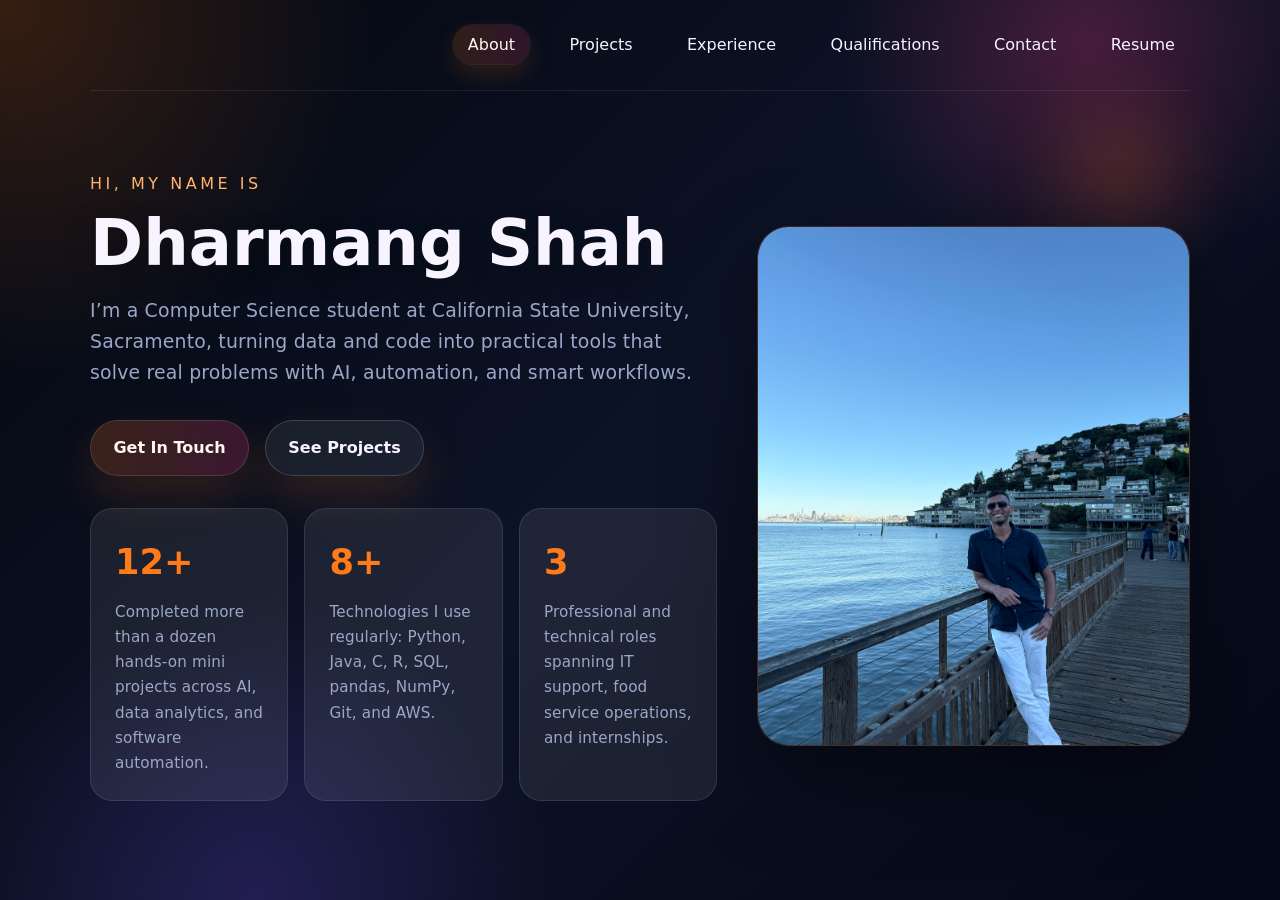
<file: index.html>
<!DOCTYPE html>
<html lang="en">
<head>
    <meta charset="UTF-8">
    <meta name="viewport" content="width=device-width, initial-scale=1.0">
    <title>Dharmang Shah | Portfolio</title>
    <link rel="stylesheet" href="style.css">
</head>
<body>

    <div class="container">
        
        <nav>
            <ul class="nav-links">
                <li><a class="active" href="index.html">About</a></li>
                <li><a href="projects.html">Projects</a></li>
                <li><a href="experience.html">Experience</a></li>
                <li><a href="qualifications.html">Qualifications</a></li>
                <li><a href="contact.html">Contact</a></li>
                <li><a href="resume.html">Resume</a></li>
            </ul>
        </nav>

        <header>
            <div class="hero-copy">
                <p class="subtitle">Hi, my name is</p>
                <h1>Dharmang Shah</h1>
                <p class="bio">I’m a Computer Science student at California State University, Sacramento, turning data and code into practical tools that solve real problems with AI, automation, and smart workflows.</p>
                <div class="hero-actions">
                    <a href="contact.html" class="btn">Get In Touch</a>
                    <a href="projects.html" class="btn btn-secondary">See Projects</a>
                </div>
                <div class="hero-highlights">
                    <div class="highlight-card">
                        <span class="highlight-number">12+</span>
                        <p>Completed more than a dozen hands-on mini projects across AI, data analytics, and software automation.</p>
                    </div>
                    <div class="highlight-card">
                        <span class="highlight-number">8+</span>
                        <p>Technologies I use regularly: Python, Java, C, R, SQL, pandas, NumPy, Git, and AWS.</p>
                    </div>
                    <div class="highlight-card">
                        <span class="highlight-number">3</span>
                        <p>Professional and technical roles spanning IT support, food service operations, and internships.</p>
                    </div>
                </div>
            </div>
            <div class="hero-right">
                <div class="image-frame">
                    <img src="photo.JPG" alt="Photo of Dharmang Shah" class="hero-image" draggable="false" oncontextmenu="return false;" onmousedown="if (event.button === 2) { event.preventDefault(); alert('Image download is disabled.'); }">
                </div>
            </div>
        </header>

    </div>

    <script>
        document.addEventListener('DOMContentLoaded', () => {
            const image = document.querySelector('.hero-image');
            if (!image) return;

            image.addEventListener('dragstart', (event) => event.preventDefault());

            document.addEventListener('keydown', (event) => {
                if ((event.ctrlKey || event.metaKey) && event.key.toLowerCase() === 's') {
                    event.preventDefault();
                    alert('Image download is disabled.');
                }
            });
        });
    </script>

</body>
</html>
</file>
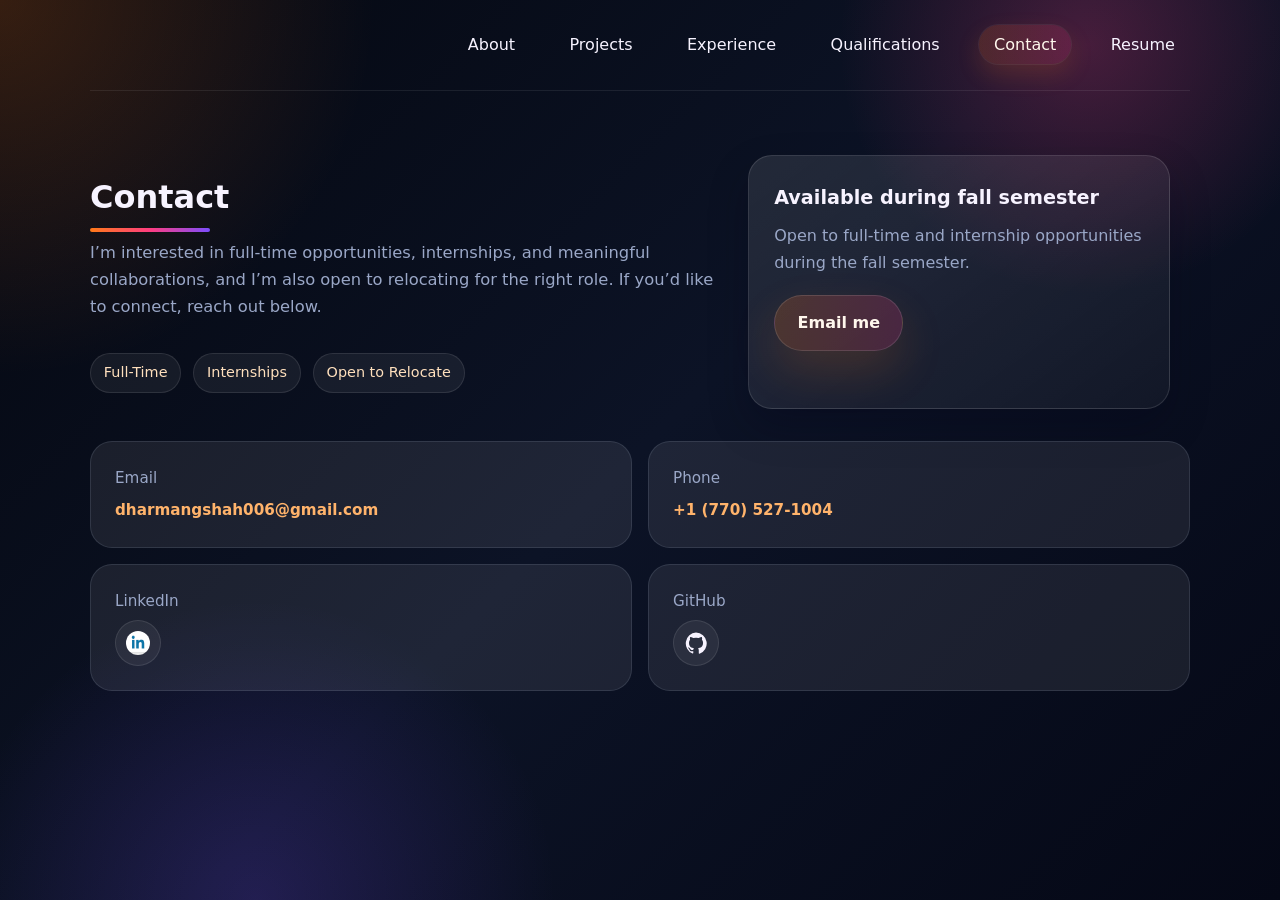
<file: contact.html>
<!DOCTYPE html>
<html lang="en">
<head>
    <meta charset="UTF-8">
    <meta name="viewport" content="width=device-width, initial-scale=1.0">
    <title>Contact | Portfolio</title>
    <link rel="stylesheet" href="style.css">
</head>
<body>
    <div class="container">
        <nav>
            <ul class="nav-links">
                <li><a href="index.html">About</a></li>
                <li><a href="projects.html">Projects</a></li>
                <li><a href="experience.html">Experience</a></li>
                <li><a href="qualifications.html">Qualifications</a></li>
                <li><a class="active" href="contact.html">Contact</a></li>
                <li><a href="resume.html">Resume</a></li>
            </ul>
        </nav>

        <section class="page-content contact-page">
            <div class="contact-hero">
                <div class="contact-intro">
                    <h2>Contact</h2>
                    <p class="section-description">I’m interested in full-time opportunities, internships, and meaningful collaborations, and I’m also open to relocating for the right role. If you’d like to connect, reach out below.</p>
                    <div class="contact-badges">
                        <span class="pill">Full-Time</span>
                        <span class="pill">Internships</span>
                        <span class="pill">Open to Relocate</span>
                    </div>
                </div>

                <div class="contact-side-card">
                    <h3>Available during fall semester</h3>
                    <p>Open to full-time and internship opportunities during the fall semester.</p>
                    <a href="mailto:dharmangshah006@gmail.com" class="btn">Email me</a>
                </div>
            </div>

            <div class="contact-grid">
                <div class="contact-card">
                    <p>Email</p>
                    <a href="mailto:dharmangshah006@gmail.com" class="project-link">dharmangshah006@gmail.com</a>
                </div>
                <div class="contact-card">
                    <p>Phone</p>
                    <a href="tel:+17705271004" class="project-link">+1 (770) 527-1004</a>
                </div>
                <div class="contact-card">
                    <p>LinkedIn</p>
                    <a href="https://www.linkedin.com/in/dharmang-shah02242006/" target="_blank" rel="noreferrer" class="icon-link" aria-label="Visit LinkedIn">
                        <img src="linkedin.png" alt="LinkedIn" class="social-icon">
                    </a>
                </div>
                <div class="contact-card">
                    <p>GitHub</p>
                    <a href="https://github.com/dharmangshah?tab=repositories" target="_blank" rel="noreferrer" class="icon-link" aria-label="Visit GitHub">
                        <svg viewBox="0 0 24 24" aria-hidden="true">
                            <path d="M12 .5a12 12 0 0 0-3.79 23.04c.6.11.82-.26.82-.58v-2.02c-3.34.73-4.04-1.43-4.04-1.43-.54-1.38-1.33-1.75-1.33-1.75-1.09-.75.08-.73.08-.73 1.2.09 1.83 1.24 1.83 1.24 1.07 1.83 2.8 1.3 3.48 1 .11-.78.42-1.3.76-1.6-2.66-.3-5.46-1.33-5.46-5.93 0-1.31.47-2.38 1.24-3.22-.12-.3-.54-1.52.12-3.17 0 0 1.01-.32 3.3 1.23a11.48 11.48 0 0 1 6.02 0c2.29-1.55 3.3-1.23 3.3-1.23.66 1.65.24 2.87.12 3.17.77.84 1.24 1.91 1.24 3.22 0 4.61-2.8 5.62-5.47 5.92.43.37.81 1.1.81 2.22v3.29c0 .32.22.69.83.58A12 12 0 0 0 12 .5Z"/>
                        </svg>
                    </a>
                </div>
            </div>
        </section>
    </div>
</body>
</html>
</file>
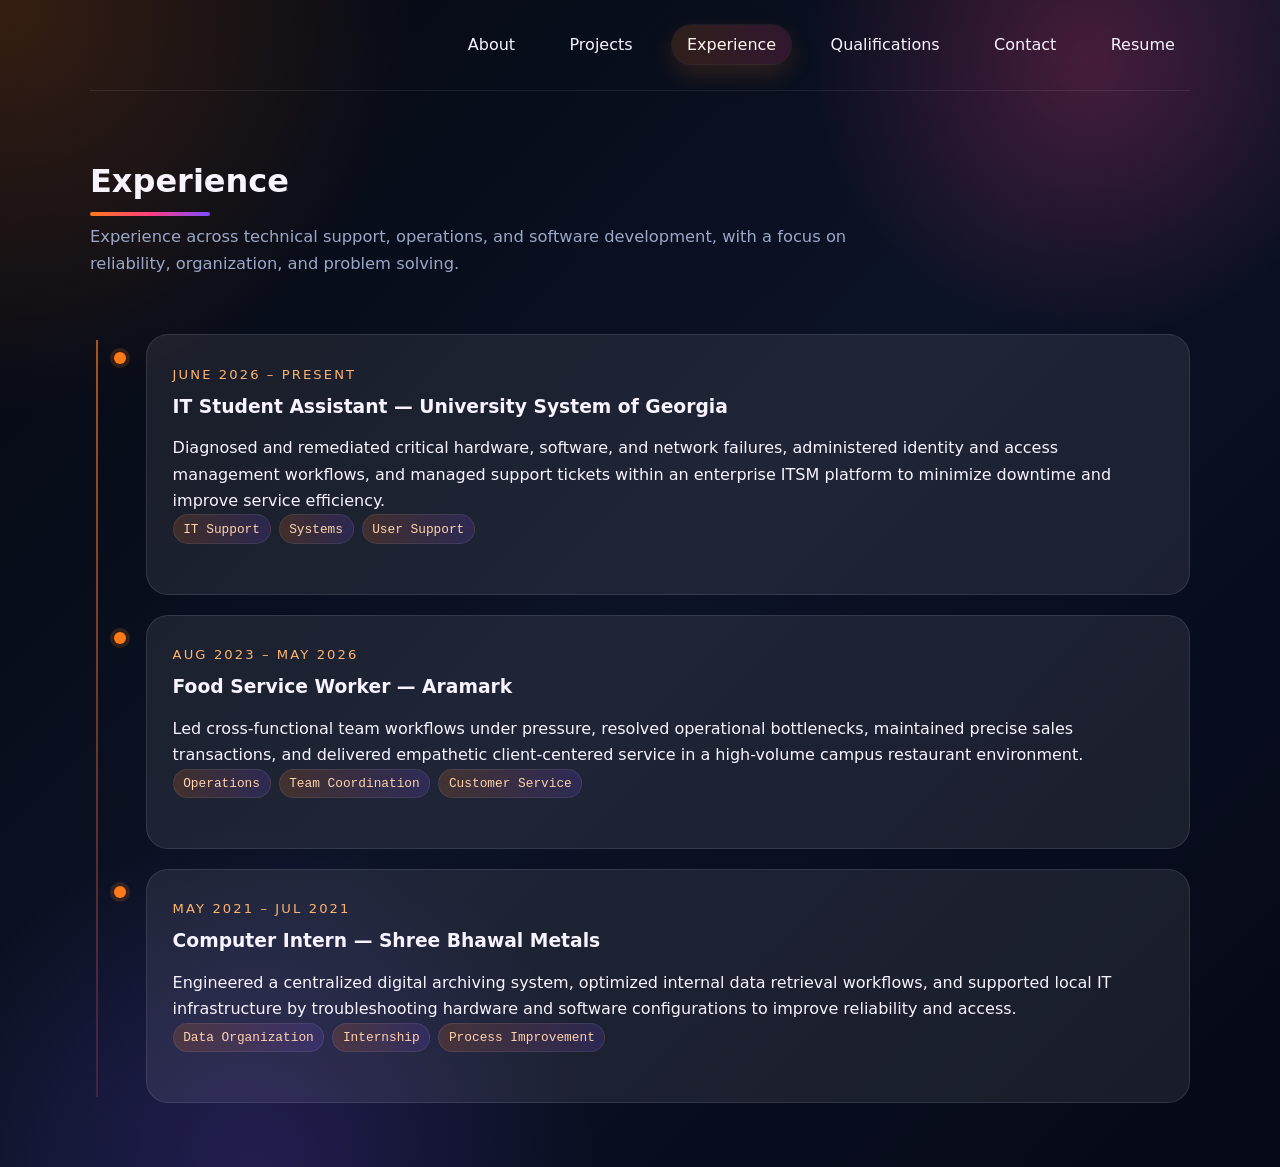
<file: experience.html>
<!DOCTYPE html>
<html lang="en">
<head>
    <meta charset="UTF-8">
    <meta name="viewport" content="width=device-width, initial-scale=1.0">
    <title>Experience | Portfolio</title>
    <link rel="stylesheet" href="style.css">
</head>
<body>
    <div class="container">
        <nav>
            <ul class="nav-links">
                <li><a href="index.html">About</a></li>
                <li><a href="projects.html">Projects</a></li>
                <li><a class="active" href="experience.html">Experience</a></li>
                <li><a href="qualifications.html">Qualifications</a></li>
                <li><a href="contact.html">Contact</a></li>
                <li><a href="resume.html">Resume</a></li>
            </ul>
        </nav>

        <section class="page-content experience-page">
            <div class="experience-intro">
                <h2>Experience</h2>
                <p class="section-description">Experience across technical support, operations, and software development, with a focus on reliability, organization, and problem solving.</p>
            </div>

            <div class="experience-timeline">
                <div class="experience-item">
                    <div class="experience-marker"></div>
                    <div class="info-card experience-card">
                        <div class="experience-meta">
                            <span class="experience-date">June 2026 – Present</span>
                            <h3>IT Student Assistant — University System of Georgia</h3>
                        </div>
                        <p>Diagnosed and remediated critical hardware, software, and network failures, administered identity and access management workflows, and managed support tickets within an enterprise ITSM platform to minimize downtime and improve service efficiency.</p>
                        <div class="tag-container">
                            <span class="tag">IT Support</span>
                            <span class="tag">Systems</span>
                            <span class="tag">User Support</span>
                        </div>
                    </div>
                </div>

                <div class="experience-item">
                    <div class="experience-marker"></div>
                    <div class="info-card experience-card">
                        <div class="experience-meta">
                            <span class="experience-date">Aug 2023 – May 2026</span>
                            <h3>Food Service Worker — Aramark</h3>
                        </div>
                        <p>Led cross-functional team workflows under pressure, resolved operational bottlenecks, maintained precise sales transactions, and delivered empathetic client-centered service in a high-volume campus restaurant environment.</p>
                        <div class="tag-container">
                            <span class="tag">Operations</span>
                            <span class="tag">Team Coordination</span>
                            <span class="tag">Customer Service</span>
                        </div>
                    </div>
                </div>

                <div class="experience-item">
                    <div class="experience-marker"></div>
                    <div class="info-card experience-card">
                        <div class="experience-meta">
                            <span class="experience-date">May 2021 – Jul 2021</span>
                            <h3>Computer Intern — Shree Bhawal Metals</h3>
                        </div>
                        <p>Engineered a centralized digital archiving system, optimized internal data retrieval workflows, and supported local IT infrastructure by troubleshooting hardware and software configurations to improve reliability and access.</p>
                        <div class="tag-container">
                            <span class="tag">Data Organization</span>
                            <span class="tag">Internship</span>
                            <span class="tag">Process Improvement</span>
                        </div>
                    </div>
                </div>
            </div>
        </section>
    </div>
</body>
</html>
</file>
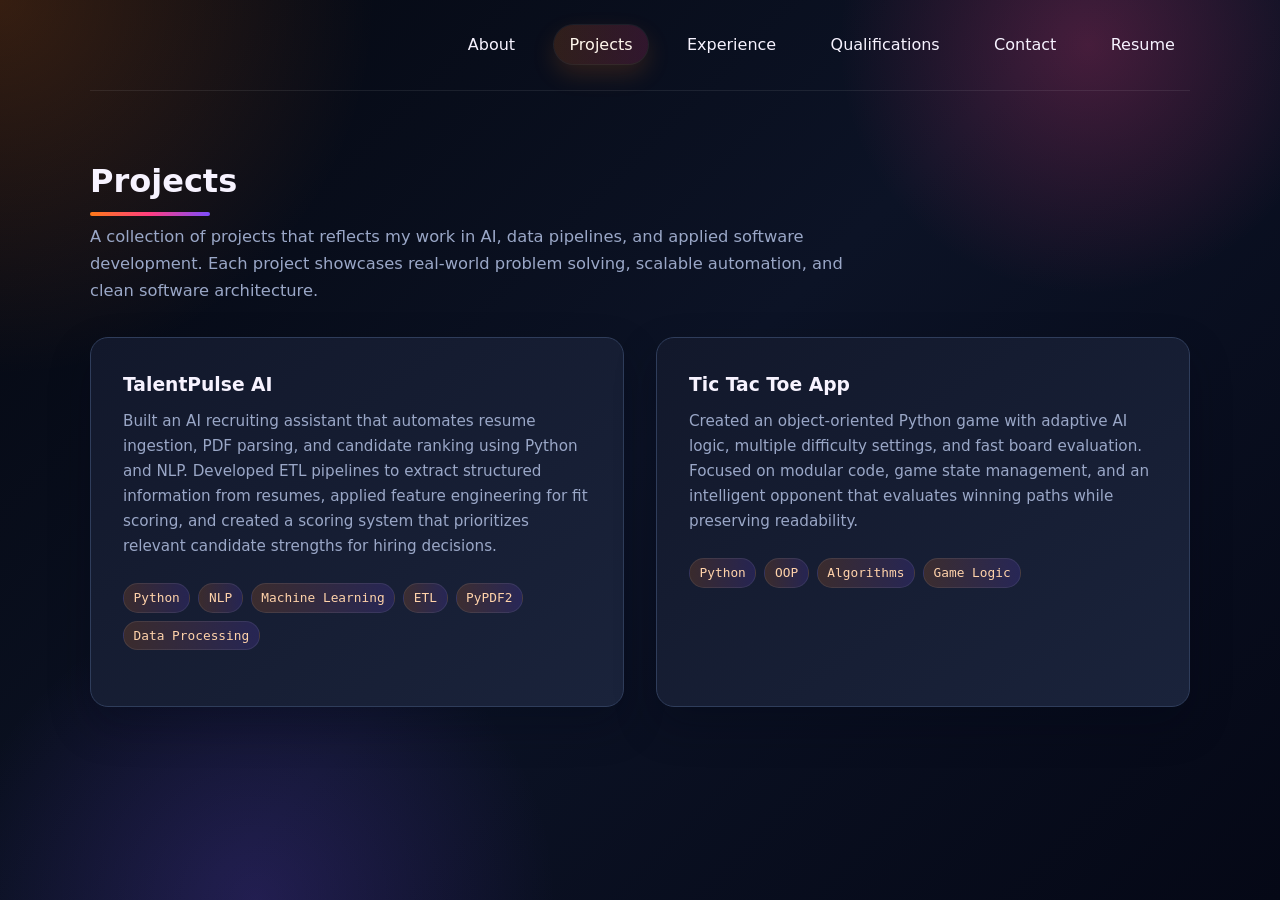
<file: projects.html>
<!DOCTYPE html>
<html lang="en">
<head>
    <meta charset="UTF-8">
    <meta name="viewport" content="width=device-width, initial-scale=1.0">
    <title>Projects | Portfolio</title>
    <link rel="stylesheet" href="style.css">
</head>
<body>
    <div class="container">
        <nav>
            <ul class="nav-links">
                <li><a href="index.html">About</a></li>
                <li><a class="active" href="projects.html">Projects</a></li>
                <li><a href="experience.html">Experience</a></li>
                <li><a href="qualifications.html">Qualifications</a></li>
                <li><a href="contact.html">Contact</a></li>
                <li><a href="resume.html">Resume</a></li>
            </ul>
        </nav>

        <section class="page-content">
            <h2>Projects</h2>
            <p class="section-description">A collection of projects that reflects my work in AI, data pipelines, and applied software development. Each project showcases real-world problem solving, scalable automation, and clean software architecture.</p>
            <div class="project-grid">
                <div class="project-card">
                    <div>
                        <h3>TalentPulse AI</h3>
                        <p>Built an AI recruiting assistant that automates resume ingestion, PDF parsing, and candidate ranking using Python and NLP. Developed ETL pipelines to extract structured information from resumes, applied feature engineering for fit scoring, and created a scoring system that prioritizes relevant candidate strengths for hiring decisions.</p>
                        <div class="tag-container">
                            <span class="tag">Python</span>
                            <span class="tag">NLP</span>
                            <span class="tag">Machine Learning</span>
                            <span class="tag">ETL</span>
                            <span class="tag">PyPDF2</span>
                            <span class="tag">Data Processing</span>
                        </div>
                    </div>
                </div>
                <div class="project-card">
                    <div>
                        <h3>Tic Tac Toe App</h3>
                        <p>Created an object-oriented Python game with adaptive AI logic, multiple difficulty settings, and fast board evaluation. Focused on modular code, game state management, and an intelligent opponent that evaluates winning paths while preserving readability.</p>
                        <div class="tag-container">
                            <span class="tag">Python</span>
                            <span class="tag">OOP</span>
                            <span class="tag">Algorithms</span>
                            <span class="tag">Game Logic</span>
                        </div>
                    </div>
                </div>
            </div>
        </section>
    </div>
</body>
</html>
</file>
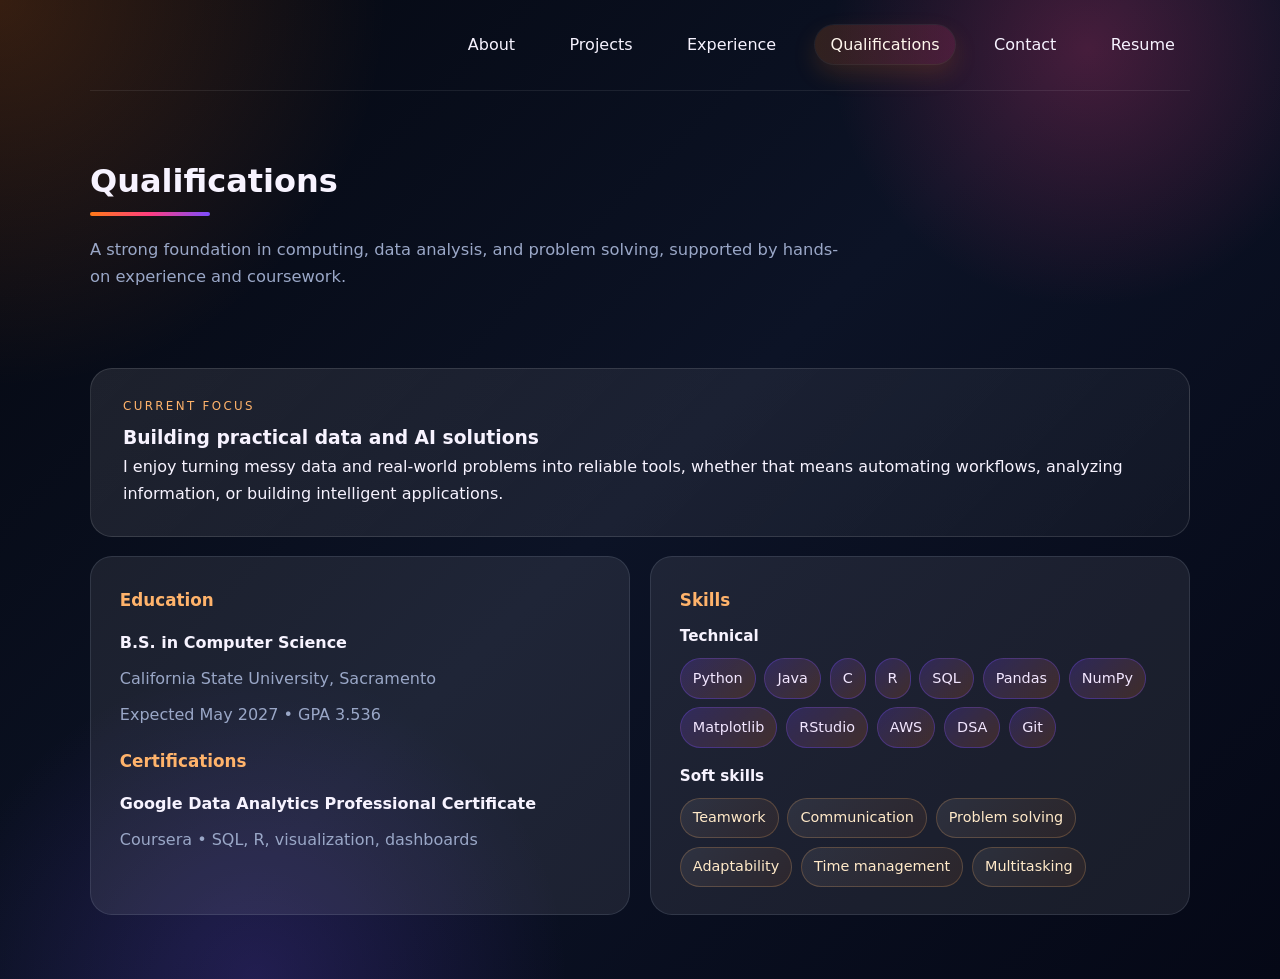
<file: qualifications.html>
<!DOCTYPE html>
<html lang="en">
<head>
    <meta charset="UTF-8">
    <meta name="viewport" content="width=device-width, initial-scale=1.0">
    <title>Qualifications | Portfolio</title>
    <link rel="stylesheet" href="style.css">
</head>
<body>
    <div class="container">
        <nav>
            <ul class="nav-links">
                <li><a href="index.html">About</a></li>
                <li><a href="projects.html">Projects</a></li>
                <li><a href="experience.html">Experience</a></li>
                <li><a class="active" href="qualifications.html">Qualifications</a></li>
                <li><a href="contact.html">Contact</a></li>
                <li><a href="resume.html">Resume</a></li>
            </ul>
        </nav>

        <section class="page-content qualifications-page">
            <div class="page-heading">
                <h2>Qualifications</h2>
                <p class="section-description">A strong foundation in computing, data analysis, and problem solving, supported by hands-on experience and coursework.</p>
            </div>

            <div class="info-card overview-card">
                <p class="eyebrow">Current focus</p>
                <h3>Building practical data and AI solutions</h3>
                <p>I enjoy turning messy data and real-world problems into reliable tools, whether that means automating workflows, analyzing information, or building intelligent applications.</p>
            </div>

            <div class="section-grid qualifications-grid">
                <article class="info-card left-card">
                    <h3 class="subsection-title">Education</h3>
                    <ul class="detail-list">
                        <li><strong>B.S. in Computer Science</strong></li>
                        <li>California State University, Sacramento</li>
                        <li>Expected May 2027 • GPA 3.536</li>
                    </ul>

                    <h3 class="subsection-title">Certifications</h3>
                    <ul class="detail-list">
                        <li><strong>Google Data Analytics Professional Certificate</strong></li>
                        <li>Coursera • SQL, R, visualization, dashboards</li>
                    </ul>
                </article>

                <article class="info-card">
                    <h3 class="subsection-title">Skills</h3>
                    <div class="skill-groups">
                        <div class="skill-group">
                            <h4>Technical</h4>
                            <div class="skill-pills">
                                <span class="skill-pill">Python</span>
                                <span class="skill-pill">Java</span>
                                <span class="skill-pill">C</span>
                                <span class="skill-pill">R</span>
                                <span class="skill-pill">SQL</span>
                                <span class="skill-pill">Pandas</span>
                                <span class="skill-pill">NumPy</span>
                                <span class="skill-pill">Matplotlib</span>
                                <span class="skill-pill">RStudio</span>
                                <span class="skill-pill">AWS</span>
                                <span class="skill-pill">DSA</span>
                                <span class="skill-pill">Git</span>
                            </div>
                        </div>
                        <div class="skill-group">
                            <h4>Soft skills</h4>
                            <div class="skill-pills">
                                <span class="skill-pill">Teamwork</span>
                                <span class="skill-pill">Communication</span>
                                <span class="skill-pill">Problem solving</span>
                                <span class="skill-pill">Adaptability</span>
                                <span class="skill-pill">Time management</span>
                                <span class="skill-pill">Multitasking</span>
                            </div>
                        </div>
                    </div>
                </article>

            </div>
        </section>
    </div>
</body>
</html>
</file>
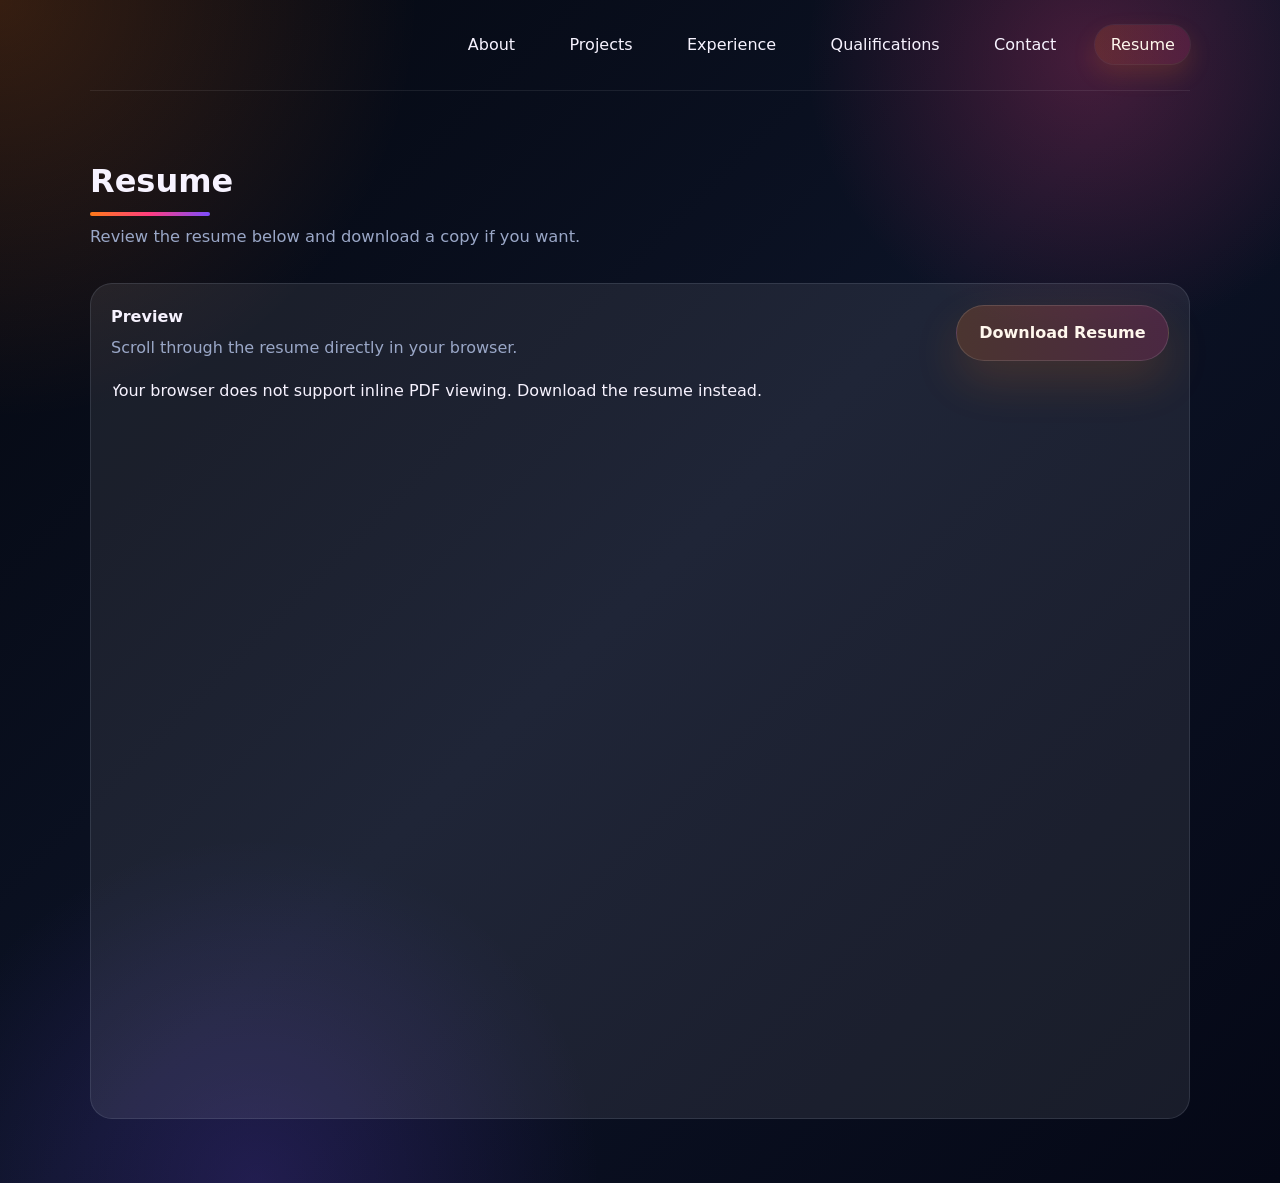
<file: resume.html>
<!DOCTYPE html>
<html lang="en">
<head>
    <meta charset="UTF-8">
    <meta name="viewport" content="width=device-width, initial-scale=1.0">
    <title>Resume | Dharmang Shah</title>
    <link rel="stylesheet" href="style.css">
</head>
<body>
    <div class="container">
        <nav>
            <ul class="nav-links">
                <li><a href="index.html">About</a></li>
                <li><a href="projects.html">Projects</a></li>
                <li><a href="experience.html">Experience</a></li>
                <li><a href="qualifications.html">Qualifications</a></li>
                <li><a href="contact.html">Contact</a></li>
                <li><a class="active" href="resume.html">Resume</a></li>
            </ul>
        </nav>

        <section class="page-content resume-page">
            <h2>Resume</h2>
            <p class="section-description">Review the resume below and download a copy if you want.</p>

            <div class="info-card resume-card">
                <div class="resume-preview-header">
                    <div>
                        <p style="font-weight: 700; margin-bottom: 0.3rem;">Preview</p>
                        <p style="color: var(--text-muted); margin: 0;">Scroll through the resume directly in your browser.</p>
                    </div>
                    <a href="Dharmang_Resume.pdf" class="btn" download="Dharmang_Resume.pdf">Download Resume</a>
                </div>
                <div class="pdf-preview">
                    <object data="Dharmang_Resume.pdf" type="application/pdf">
                        <p>Your browser does not support inline PDF viewing. <a href="Dharmang_Resume.pdf" download>Download the resume instead.</a></p>
                    </object>
                </div>
            </div>
        </section>
    </div>
</body>
</html>
</file>
<file: style.css>
/* ==========================================
   1. GLOBAL VARIABLES & RESET
   ========================================== */
:root {
    --bg-main: #070b16;
    --bg-card: #12182b;
    --bg-card-2: #1a233b;
    --border-color: #2f3d5b;
    --text-main: #f7f3ff;
    --text-muted: #9aa7c7;
    --accent: #ff7a18;
    --accent-2: #ff3d81;
    --accent-3: #7c4dff;
    --accent-light: #ffb36b;
    --accent-soft: rgba(255, 122, 24, 0.16);
    --accent-soft-2: rgba(255, 61, 129, 0.16);
    --glow: rgba(255, 122, 24, 0.28);
}

* {
    box-sizing: border-box;  /* Ensures padding doesn't break widths */
    margin: 0;
    padding: 0;
}

body {
    background:
        radial-gradient(circle at top left, rgba(255, 122, 24, 0.2), transparent 24%),
        radial-gradient(circle at 85% 5%, rgba(255, 61, 129, 0.24), transparent 18%),
        radial-gradient(circle at 20% 100%, rgba(124, 77, 255, 0.2), transparent 22%),
        linear-gradient(135deg, #04070f 0%, #0c1326 50%, #050816 100%);
    color: var(--text-main);
    font-family: Inter, system-ui, -apple-system, sans-serif;
    line-height: 1.65;
    padding: 0 1.5rem;
    min-height: 100vh;
    -webkit-text-size-adjust: 100%;
}

/* Container to keep everything aligned and centered */
.container {
    max-width: 1100px;
    margin: 0 auto;
}

/* ==========================================
   2. NAVIGATION (FLEXBOX)
   ========================================== */
nav {
    display: flex;
    justify-content: flex-end;
    align-items: center;
    padding: 2rem 0;
    border-bottom: 1px solid rgba(255, 255, 255, 0.08);
    font-size: 1rem;
}

.nav-links {
    display: flex;
    gap: 1.5rem;
    list-style: none;
    flex-wrap: wrap;
}

.nav-links a {
    color: var(--text-main);
    padding: 0.65rem 0.95rem;
    border-radius: 999px;
    transition: background 0.25s ease, color 0.25s ease;
}

.nav-links a:hover,
.nav-links a.active {
    background: linear-gradient(90deg, var(--accent-soft), var(--accent-soft-2));
    color: #fff7ed;
    box-shadow: 0 0 0 1px rgba(255, 255, 255, 0.06), 0 10px 24px rgba(255, 122, 24, 0.16);
}

/* ==========================================
   3. HERO SECTION
   ========================================== */
header {
    display: grid;
    grid-template-columns: 1.45fr 1fr;
    gap: 2.5rem;
    align-items: center;
    padding: 5rem 0 3rem;
    position: relative;
    z-index: 1;
}

header::before {
    content: "";
    position: absolute;
    top: -30px;
    right: -40px;
    width: 220px;
    height: 220px;
    background: radial-gradient(circle, rgba(255, 122, 24, 0.24), transparent 56%);
    filter: blur(32px);
    z-index: 0;
}

header p.subtitle {
    color: var(--accent-light);
    font-family: Inter, system-ui, -apple-system, sans-serif;
    letter-spacing: 0.22em;
    text-transform: uppercase;
    margin-bottom: 0.75rem;
}

header h1 {
    font-size: clamp(3rem, 5vw, 4.4rem);
    line-height: 1.05;
    margin-bottom: 1.1rem;
    text-shadow: 0 10px 30px rgba(0, 0, 0, 0.25);
}

header p.bio {
    color: var(--text-muted);
    font-size: 1.18rem;
    max-width: 700px;
    margin-bottom: 2rem;
}

/* ==========================================
   4. PROJECTS SECTION (CSS GRID)
   ========================================== */
section {
    padding: 4rem 0;
}

section h2 {
    position: relative;
    font-size: 2rem;
    margin-bottom: 1rem;
    display: inline-flex;
    align-items: center;
    text-align: left;
}

section h2::after {
    content: "";
    position: absolute;
    left: 0;
    bottom: -0.5rem;
    width: 120px;
    height: 4px;
    border-radius: 999px;
    background: linear-gradient(90deg, var(--accent), var(--accent-2), var(--accent-3));
}

section .section-description {
    margin-bottom: 2rem;
}

/* Grid layout: 1 column on mobile, 2 columns on desktops */
.project-grid {
    display: grid;
    grid-template-columns: repeat(auto-fit, minmax(260px, 1fr));
    gap: 2rem;
}

.project-card {
    background: linear-gradient(145deg, var(--bg-card), var(--bg-card-2));
    border: 1px solid var(--border-color);
    padding: 2rem;
    border-radius: 18px;
    display: flex;
    flex-direction: column;
    justify-content: space-between;
    transition: transform 0.2s ease, border-color 0.2s ease, box-shadow 0.2s ease;
    box-shadow: 0 18px 40px rgba(2, 6, 23, 0.28);
}

/* Hover micro-interaction */
.project-card:hover {
    transform: translateY(-4px);
    border-color: var(--accent-2);
    box-shadow: 0 22px 44px rgba(255, 61, 129, 0.16);
}

.project-card h3 {
    margin-bottom: 0.5rem;
}

.project-card p {
    color: var(--text-muted);
    font-size: 0.95rem;
    margin-bottom: 1.5rem;
}

/* Technical tags inside cards */
.tag-container {
    display: flex;
    flex-wrap: wrap;
    gap: 0.5rem;
    margin-bottom: 1.5rem;
}

.tag {
    background: linear-gradient(90deg, rgba(255, 122, 24, 0.16), rgba(124, 77, 255, 0.16));
    color: #ffd2aa;
    font-family: monospace;
    font-size: 0.8rem;
    padding: 0.2rem 0.6rem;
    border-radius: 999px;
    border: 1px solid rgba(255, 255, 255, 0.08);
}

/* ==========================================
   5. BUTTONS & LINKS
   ========================================== */
a {
    color: var(--text-main);
    text-decoration: none;
}

a:hover {
    color: var(--accent);
}

.btn {
    display: inline-block;
    border: 1px solid rgba(255, 255, 255, 0.12);
    color: #fff7ed;
    padding: 0.85rem 1.4rem;
    border-radius: 999px;
    font-weight: 600;
    transition: background 0.2s ease, transform 0.2s ease, box-shadow 0.2s ease;
    background: linear-gradient(90deg, rgba(255, 122, 24, 0.2), rgba(255, 61, 129, 0.2));
}

.btn:hover {
    background: linear-gradient(90deg, rgba(255, 122, 24, 0.3), rgba(255, 61, 129, 0.3));
    transform: translateY(-1px);
    box-shadow: 0 10px 24px rgba(255, 122, 24, 0.16);
}

.btn-secondary {
    border-color: rgba(255,255,255,0.16);
    color: var(--text-main);
    background: rgba(255,255,255,0.04);
}

.project-link {
    color: var(--accent-light);
    font-weight: 600;
    font-size: 0.95rem;
}

html {
    scroll-behavior: smooth;
    background-color: #04070f;
}

body {
    background-color: #04070f;
}



.hero-copy {
    max-width: 720px;
}

.hero-actions {
    display: flex;
    gap: 1rem;
    flex-wrap: wrap;
    margin-bottom: 2rem;
}

.hero-highlights {
    display: grid;
    grid-template-columns: repeat(3, minmax(0, 1fr));
    gap: 1rem;
    margin-top: 2rem;
}

.hero-right {
    display: flex;
    justify-content: center;
    align-items: center;
}

.image-frame {
    position: relative;
    width: 100%;
    min-height: 320px;
    max-height: 520px;
    border-radius: 32px;
    padding: 0;
    background: linear-gradient(180deg, rgba(18, 24, 43, 0.98), rgba(8, 13, 25, 0.92));
    border: 1px solid rgba(255, 122, 24, 0.24);
    box-shadow: 0 34px 90px rgba(0, 0, 0, 0.4);
    overflow: hidden;
    display: flex;
    justify-content: center;
    align-items: center;
}

.image-frame::before {
    content: "";
    position: absolute;
    inset: 0;
    border-radius: 32px;
    background: radial-gradient(circle at top right, rgba(255, 122, 24, 0.24), transparent 28%),
                radial-gradient(circle at bottom left, rgba(255, 61, 129, 0.2), transparent 36%);
    pointer-events: none;
}

.hero-image {
    max-width: 100%;
    max-height: 100%;
    width: auto;
    height: auto;
    border-radius: 24px;
    position: relative;
    z-index: 1;
    background-color: rgba(15, 23, 42, 0.8);
}

.image-label {
    position: absolute;
    bottom: 1rem;
    left: 1rem;
    right: 1rem;
    z-index: 2;
    display: inline-flex;
    justify-content: center;
    padding: 0.75rem 1rem;
    background: rgba(15, 23, 42, 0.88);
    border-radius: 999px;
    color: var(--text-main);
    font-size: 0.95rem;
    text-align: center;
    backdrop-filter: blur(5px);
}

.highlight-card,
.info-card,
.contact-card {
    background-color: rgba(255,255,255,0.08);
    border: 1px solid rgba(148, 163, 184, 0.18);
    padding: 1.5rem;
    border-radius: 22px;
    transition: transform 0.2s ease, border-color 0.2s ease;
}

.resume-page .resume-card {
    padding: 1.25rem;
}

.resume-preview-header {
    display: flex;
    flex-wrap: wrap;
    gap: 1rem;
    align-items: center;
    margin-bottom: 1rem;
}

.resume-preview-header a.btn {
    margin-left: auto;
}

.pdf-preview {
    width: 100%;
    overflow: hidden;
    border-radius: 18px;
}

.pdf-preview object {
    display: block;
    width: 100%;
    height: min(80vh, 900px);
    max-height: 100%;
    border: none;
    background-color: transparent;
}

@media (max-width: 860px) {
    .pdf-preview object {
        height: min(70vh, 760px);
    }
}

@media (max-width: 640px) {
    .resume-page {
        padding-top: 2rem;
        padding-bottom: 2rem;
    }

    .resume-page .resume-card {
        padding: 1rem;
    }

    .pdf-preview object {
        height: min(64vh, 600px);
    }
}

.highlight-card:hover {
    transform: translateY(-3px);
    border-color: rgba(255, 122, 24, 0.35);
}

.highlight-number {
    display: block;
    font-size: 2.2rem;
    font-weight: 700;
    margin-bottom: 0.6rem;
    color: var(--accent);
}

.highlight-card p {
    color: var(--text-muted);
    font-size: 0.95rem;
}

.hero-copy p {
    letter-spacing: 0.01em;
}

.btn {
    box-shadow: 0 20px 45px rgba(255, 122, 24, 0.16);
}

.btn-secondary {
    background: rgba(255,255,255,0.07);
}

.btn:hover {
    background-color: rgba(255, 122, 24, 0.2);
}

.btn-secondary:hover {
    background: rgba(255, 122, 24, 0.12);
}

.section-description {
    color: var(--text-muted);
    max-width: 760px;
    margin-bottom: 0;
    font-size: 1.02rem;
}

.page-heading {
    display: flex;
    flex-direction: column;
    gap: 0.8rem;
    margin-bottom: 1.6rem;
}

.section-grid {
    display: grid;
    grid-template-columns: repeat(auto-fit, minmax(280px, 1fr));
    gap: 1.25rem;
}

.qualifications-page {
    display: flex;
    flex-direction: column;
    gap: 1.2rem;
}

.overview-card {
    padding: 1.8rem 2rem;
    background: linear-gradient(135deg, rgba(255,255,255,0.09), rgba(255,255,255,0.04));
    border: 1px solid rgba(255,255,255,0.12);
}

.eyebrow {
    text-transform: uppercase;
    letter-spacing: 0.2em;
    font-size: 0.74rem;
    color: var(--accent-light);
    margin-bottom: 0.4rem;
}

.detail-list {
    list-style: none;
    display: flex;
    flex-direction: column;
    gap: 0.6rem;
    color: var(--text-muted);
}

.detail-list strong {
    color: var(--text-main);
    font-weight: 600;
}

.skill-groups {
    display: flex;
    flex-direction: column;
    gap: 1rem;
    margin-top: 0.6rem;
}

.skill-group h4 {
    font-size: 0.95rem;
    margin-bottom: 0.6rem;
}

.skill-pills {
    display: flex;
    flex-wrap: wrap;
    gap: 0.55rem;
}

.skill-pill {
    display: inline-block;
    padding: 0.45rem 0.75rem;
    border-radius: 999px;
    background: rgba(255, 255, 255, 0.06);
    border: 1px solid rgba(255, 255, 255, 0.1);
    color: #ffe6c7;
    font-size: 0.9rem;
    transition: transform 0.2s ease, box-shadow 0.2s ease, border-color 0.2s ease, background 0.2s ease;
}

.skill-pill:hover {
    transform: translateY(-2px);
    box-shadow: 0 8px 20px rgba(0, 0, 0, 0.2);
}

.skill-group:first-of-type .skill-pill {
    background: linear-gradient(135deg, rgba(124, 77, 255, 0.2), rgba(255, 122, 24, 0.16));
    border-color: rgba(124, 77, 255, 0.3);
    color: #f2e6ff;
}

.skill-group:first-of-type .skill-pill:hover {
    background: linear-gradient(135deg, rgba(124, 77, 255, 0.28), rgba(255, 122, 24, 0.24));
    border-color: rgba(255, 122, 24, 0.45);
}

.skill-group:last-of-type .skill-pill {
    background: linear-gradient(135deg, rgba(255, 255, 255, 0.08), rgba(255, 122, 24, 0.08));
    border-color: rgba(255, 183, 107, 0.22);
    color: #ffe9c8;
}

.skill-group:last-of-type .skill-pill:hover {
    background: linear-gradient(135deg, rgba(255, 255, 255, 0.12), rgba(255, 122, 24, 0.14));
    border-color: rgba(255, 183, 107, 0.34);
}

.qualifications-grid {
    grid-template-columns: repeat(2, minmax(0, 1fr));
    gap: 1.25rem;
}

.qualifications-grid .info-card {
    min-height: 220px;
    padding: 1.65rem 1.8rem;
}

.left-card {
    display: flex;
    flex-direction: column;
    gap: 1rem;
}

.subsection-title {
    margin-top: 0.2rem;
    color: var(--accent-light);
    font-size: 1.05rem;
}

.experience-page {
    display: flex;
    flex-direction: column;
    gap: 1.5rem;
}

.experience-intro {
    max-width: 760px;
}

.experience-timeline {
    display: flex;
    flex-direction: column;
    gap: 1.25rem;
    position: relative;
    padding-left: 1.5rem;
}

.experience-timeline::before {
    content: "";
    position: absolute;
    left: 6px;
    top: 6px;
    bottom: 6px;
    width: 2px;
    background: linear-gradient(180deg, rgba(255, 122, 24, 0.65), rgba(255, 61, 129, 0.2));
}

.experience-item {
    position: relative;
    display: grid;
    grid-template-columns: 16px 1fr;
    gap: 1rem;
    align-items: start;
}

.experience-marker {
    width: 12px;
    height: 12px;
    border-radius: 50%;
    background: var(--accent);
    box-shadow: 0 0 0 4px rgba(255, 122, 24, 0.16);
    margin-top: 1.1rem;
}

.experience-card {
    padding: 1.6rem;
    margin-bottom: 0;
}

.experience-meta {
    margin-bottom: 0.8rem;
}

.experience-date {
    display: inline-block;
    font-size: 0.82rem;
    letter-spacing: 0.16em;
    text-transform: uppercase;
    color: #ffb36b;
    margin-bottom: 0.4rem;
}

.experience-card h3 {
    margin-bottom: 0;
}

.contact-page {
    display: flex;
    flex-direction: column;
    gap: 2rem;
}

.contact-hero {
    display: grid;
    grid-template-columns: 1.2fr 0.8fr;
    gap: 1.5rem;
    align-items: stretch;
    max-width: 1080px;
}

.contact-intro {
    padding: 1rem 0;
}

.contact-side-card {
    background: linear-gradient(145deg, rgba(255,255,255,0.1), rgba(255,255,255,0.04));
    border: 1px solid rgba(255,255,255,0.12);
    border-radius: 24px;
    padding: 1.6rem;
    box-shadow: 0 18px 40px rgba(2, 6, 23, 0.24);
}

.contact-side-card h3 {
    margin-bottom: 0.6rem;
    font-size: 1.2rem;
}

.contact-side-card p {
    color: var(--text-muted);
    margin-bottom: 1.2rem;
}

.contact-badges {
    display: flex;
    flex-wrap: wrap;
    gap: 0.75rem;
}

.pill {
    display: inline-block;
    padding: 0.45rem 0.8rem;
    border-radius: 999px;
    background: rgba(255,255,255,0.06);
    border: 1px solid rgba(255,255,255,0.1);
    color: #ffe0bd;
    font-size: 0.9rem;
}

.contact-grid {
    display: grid;
    grid-template-columns: repeat(2, minmax(0, 1fr));
    gap: 1rem;
}

.contact-card {
    display: grid;
    gap: 0.4rem;
    margin-bottom: 0;
}

.contact-card p {
    color: var(--text-muted);
    font-size: 0.95rem;
}

.icon-link {
    display: inline-flex;
    align-items: center;
    justify-content: center;
    width: 46px;
    height: 46px;
    border-radius: 50%;
    background: rgba(255,255,255,0.06);
    border: 1px solid rgba(255,255,255,0.1);
    transition: transform 0.2s ease, background 0.2s ease, border-color 0.2s ease;
}

.icon-link:hover {
    transform: translateY(-2px);
    background: rgba(255, 122, 24, 0.16);
    border-color: rgba(255, 122, 24, 0.32);
}

.icon-link svg {
    width: 22px;
    height: 22px;
    fill: var(--text-main);
}

.social-icon {
    width: 24px;
    height: 24px;
    object-fit: cover;
    display: block;
    border-radius: 50%;
}

section {
    padding: 4rem 0;
}

html,
body {
    width: 100%;
    overflow-x: hidden;
    overflow-y: auto;
    overscroll-behavior-x: none;
    overscroll-behavior-y: auto;
}

@media (max-width: 860px) {
    header {
        grid-template-columns: 1fr;
        padding-top: 3rem;
    }

    .hero-actions {
        flex-direction: column;
        align-items: stretch;
    }

    .hero-actions .btn {
        width: 100%;
        text-align: center;
    }

    .hero-highlights {
        grid-template-columns: 1fr;
    }

    .hero-right {
        width: 100%;
    }

    .image-frame {
        width: 100%;
        max-width: 100%;
        min-height: 280px;
        max-height: 420px;
        aspect-ratio: 4 / 3;
    }

    .contact-hero {
        grid-template-columns: 1fr;
    }

    .contact-intro,
    .contact-side-card {
        width: 100%;
    }

    .contact-side-card {
        margin-top: 1.25rem;
    }

    nav {
        flex-direction: column;
        align-items: flex-start;
        gap: 1rem;
    }

    .nav-links {
        flex-wrap: wrap;
        gap: 0.75rem;
    }
}

@media (max-width: 640px) {
    body {
        padding: 0 0.9rem;
    }

    header {
        padding-top: 2.2rem;
    }

    header h1 {
        font-size: 2.4rem;
    }

    .hero-copy p.bio {
        font-size: 1rem;
    }

    .project-card,
    .highlight-card,
    .info-card,
    .contact-card {
        padding: 1.25rem;
    }

    .hero-highlights {
        gap: 1rem;
    }

    .section-grid,
    .project-grid,
    .contact-grid {
        grid-template-columns: 1fr;
    }qualifications-grid {
        grid-template-columns: 1fr;
    }

    .skill-pills {
        gap: 0.4rem;
    }

    .nav-links {
        gap: 0.5rem;
        justify-content: flex-start;
    }

    .nav-links a {
        padding: 0.5rem 0.75rem;
        font-size: 0.9rem;
    }

    .skill-pills {
        gap: 0.4rem;
    }
}
</file>
